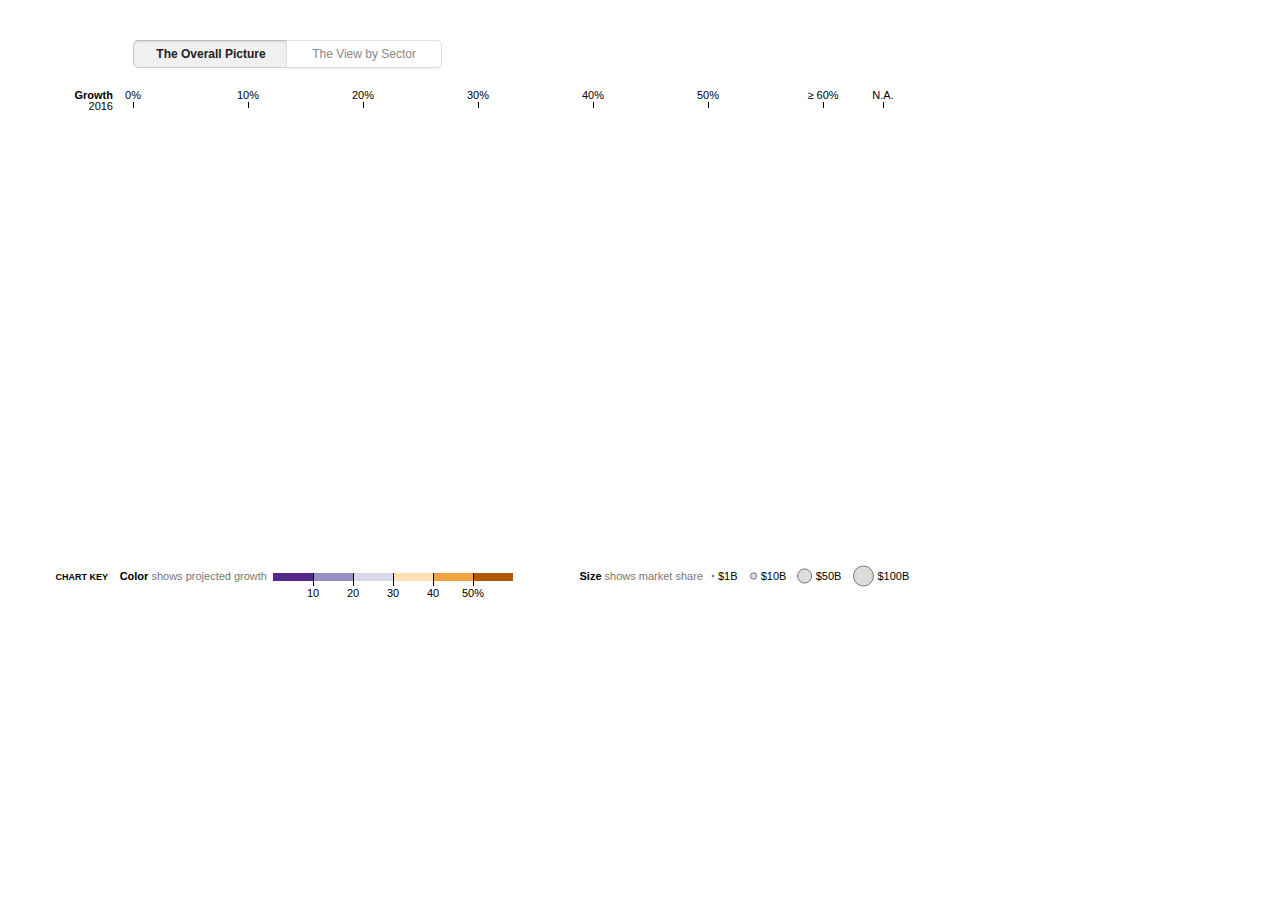
<file: bubble-curve/index.html>
<!DOCTYPE html>
<html lang="en">
<head>
<title>Interactive Bubble Curve</title>
</head>

<body>
<style>
.g-content {
  font-family: verdana;
  position: relative;
  font: 11px sans-serif;
  width: 970px;
}

.g-annotations {
  font-family: verdana;
  font-size: 12px;
  line-height: 1.2em;
  position: absolute;
  top: 350px;
}

.g-annotation {
  font-family: verdana;
  color: #555;
  position: absolute;
  width: 140px;
}

.g-annotation .g-button {
  font-family: verdana;
  background: #004276;
  color: #fff;
  font-weight: bold;
  width: 140px;
}

.g-annotation .g-button:hover {
  background: #064d84;
}

.g-annotation .g-button:active {
  background: #002e5f;
}

.g-axis {
  pointer-events: none;
}

.g-axis line {
  fill: none;
  stroke: #000;
  shape-rendering: crispEdges;
}

.g-axis path {
  display: none;
}

.g-y.g-axis text {
  font-family: verdana;
  font: bold 14px sans-serif;
}

.g-y.g-axis line {
  stroke: #ccc;
  stroke-dasharray: 1,1;
}

.g-overall {
  pointer-events: none;
}

.g-overall line {
  stroke: #000;
  stroke-width: 2px;
}

.g-overall text {
  text-anchor: middle;
}

.g-sector circle {
  fill: #ddd;
  stroke: #000;
  stroke-width: .5px;
}

.g-sector circle.g-active {
  stroke-width: 2px;
}

.g-searching .g-sector .g-match {
  stroke-width: 1px;
}

.g-searching .g-sector circle:not(.g-match) {
  fill-opacity: .2;
}

.g-voronoi {
  fill: none;
  pointer-events: all;
}

.g-buttons {
  margin: 40px 0 20px 125px;
}

.g-buttons .g-button {
  width: 13em;
  border: solid 1px #ddd;
  box-shadow: 0 1px 2px rgba(0,0,0,0.08);
}

.g-buttons .g-button:hover {
  border-color: #ccc;
  border-bottom-color: #bbb;
  box-shadow: 0 1px 2px rgba(0,0,0,.15);
  color: #666;
}

.g-button {
  background: #fff;
  border: none;
  border-radius: 3px;
  border-bottom-color: #ccc;
  color: #888;
  cursor: pointer;
  font: inherit;
  font-size: 12px;
  line-height: 18px;
  margin: 0 -1px 0 0;
  padding: 4px 8px;
  white-space: nowrap;
}

.g-buttons .g-button.g-active,
.g-buttons .g-button:active {
  background: #f0f0f0;
  border-color: #ccc;
  border-top-color: #bbb;
  box-shadow: inset 0 1px 2px rgba(0,0,0,.1);
  color: #222;
  font-weight: 600;
}

.g-buttons .g-button:first-child {
  border-radius: 5px 0 0 5px;
}

.g-buttons .g-button:last-child {
  border-radius: 0 5px 5px 0;
  margin-left: -5px;
}

.g-buttons .g-button:focus {
  z-index: 3;
}

.g-buttons .g-button.g-active {
  z-index: 2;
}

.g-search {
  float: right;
  position: relative;
  margin-right: 154px;
}

.g-search input {
  width: 240px;
  height: 26px;
  font-family: verdana;
  font: 12px sans-serif;
  padding: 0 8px;
  border: solid 1px #ccc;
  border-radius: 4px;
  box-shadow: inset 0 1px 2px rgba(0,0,0,0.08);
}

.g-search .g-search-clear {
  position: absolute;
  right: 5px;
  top: 5px;
  background: #bbb;
  border: none;
  border-radius: 9px;
  color: #fff;
  font: 10px sans-serif;
  padding: 0;
  width: 18px;
  height: 18px;
}

.g-search .g-search-clear:hover {
  background: #aaa;
}

.g-key-color path {
  display: none;
}

.g-key-color line {
  stroke: #000;
  shape-rendering: crispEdges;
}

.g-arrows {
  position: absolute;
  pointer-events: none;
  top: 0;
  height: 0;
  width: 100%;
}

.g-arrow {
  position: absolute;
  bottom: 5px;
}

.g-arrow-vertical {
  width: 0;
  border-right: solid 1px #ccc;
}

.g-arrow-horizontal {
  height: 0;
  border-top: solid 1px #ccc;
}

.g-tip {
  position: absolute;
  pointer-events: none;
}

.g-tip-shadow {
  position: absolute;
  box-shadow: 0 4px 8px rgba(0,0,0,.2);
  width: 100%;
  height: 100%;
}

.g-tip-content {
  position: absolute;
  padding: 6px;
  -webkit-box-sizing: border-box;
  -moz-box-sizing: border-box;
  box-sizing: border-box;
  width: 100%;
  height: 100%;
}

.g-tip-box {
  position: absolute;
  fill: #fff;
  stroke: #000;
  stroke-opacity: .2;
}

.g-tip-title,
.g-tip-metric-value {
  font-family: verdana;
  font-weight: bold;
}

.g-tip-title {
  margin-bottom: 4px;
  white-space: nowrap;
  text-overflow: ellipsis;
  overflow: hidden;
}

.g-tip-metric {
  clear: right;
  padding: 2px 0;
}

.g-tip-metric + .g-tip-metric {
  border-top: solid 1px #eee;
}

.g-tip-metric-value {
  float: right;
}

.g-tip-metric-name {
  color: #777;
}

.g-sector-notes {
  color: #777;
  position: absolute;
  font-family: verdana;
  font-size: 11px;
  top: 20px;
  left: 10px;
  margin-top: 65px;
  width: 240px;
}

.g-sector-note {
  position: absolute;
}

.g-annotation b,
.g-sector-note b {
  color: #222;
  cursor: default;
}

</style>

<div class="g-content">
	<div class="g-graphic">
		<div class="g-buttons">
			<button class="g-button g-active" data-view="overall">The Overall Picture</button>
			<button class="g-button" data-view="sector">The View by Sector</button>
		</div>
	</div>
</div>

<script src="./lib.js"></script>

<script>(function() {

var margin = {top: 20, right: 95, bottom: 10, left: 125},
    width = 970 - margin.left - margin.right,
    height,
    tickExtension = 20; // extend grid lines beyond scale range

var formatPercent = d3.format(".0%"),
    formatTenthPercent = d3.format(".1%"),
    formatNumber = d3.format(",.3s"),
    formatDollars = function(d) { return (d < 0 ? "-" : "") + "$" + formatNumber(Math.abs(d)).replace(/G$/, "B"); };

var nameAll = "Industries";

var x = d3.scale.linear()
    .domain([0, .6])
    .rangeRound([0, width - 60])
    .clamp(true)
    .nice();

var y = d3.scale.ordinal();

var y0 = d3.scale.ordinal()
    .domain([nameAll])
    .range([150]);

var r = d3.scale.sqrt()
    .domain([0, 1e9])
    .range([0, 1]);

var z = d3.scale.threshold()
    .domain([.1, .2, .3, .4, .5])
    .range(["#b35806", "#f1a340", "#fee0b6", "#d8daeb", "#998ec3", "#542788"].reverse());

var xAxis = d3.svg.axis()
    .scale(x)
    .orient("top")
    .ticks(5)
    .tickFormat(formatPercent);

var yAxis = d3.svg.axis()
    .scale(y)
    .orient("left")
    .tickSize(-width + 60 - tickExtension * 2, 0)
    .tickPadding(6);

var quadtree = d3.geom.quadtree()
    .x(function(d) { return d.x; })
    .y(function(d) { return d.y; });

var svg = d3.select(".g-graphic").append("svg")
    .attr("height", 420 + margin.top + margin.bottom)
    .attr("width", width + margin.left + margin.right)
  .append("g")
    .attr("transform", "translate(" + margin.left + "," + margin.top + ")");

d3.select(".g-graphic").append("svg")
    .style("margin-top", "20px")
    .attr("height", 80)
    .attr("width", width + margin.left + margin.right)
  .append("g")
    .attr("transform", "translate(" + margin.left + "," + margin.top + ")")
    .call(renderChartKey);

var gx = svg.append("g")
    .attr("class", "g-x g-axis")
    .call(xAxis);

var tickLast = gx.selectAll(".g-x .tick:last-of-type");

tickLast.select("text")
    .text(function() { return "\u2265 " + this.textContent; });

tickLast.select(function() { return this.parentNode.appendChild(this.cloneNode(true)); })
    .attr("transform", "translate(" + width + ",0)")
  .select("text")
    .text("N.A.");

var titleX = gx.append("text")
    .attr("class", "g-title")
    .attr("y", -9)
    .style("text-anchor", "end");

titleX.append("tspan")
    .attr("x", -20)
    .style("font-weight", "bold")
    .text("Growth"); //CHANGED THIS

titleX.append("tspan")
    .attr("x", -20)
    .attr("dy", "1em")
    .text("2016"); //CHANGED THIS


// HERE IS THE DATA, a TSV file served with a NY Times URL:

d3.tsv("https://static01.nyt.com/newsgraphics/2013/05/13/corporate-taxes/ee84b0191a75f5c652087293ab0efd4710e21f94/companies.tsv", type, function(error, companies) {
  var sectors = d3.nest()
      .key(function(d) { return d.sector; })
      .entries(companies);


// We will serve our own data file and point to our own URL.
// Note that when you go to the NYTimes URL for the data, it does not render a page but DOWNLOADS it.
// How do I do that? How do I make that happen for my own data file?


// Here is what the same part of the function would look like with my data file 
//  (don't have the file yet)
// Will also probably change some of the variables and attributes below.

// d3.tsv("shttp://blondev.com/mydata.json", type, function(error, companies) {
//   var sectors = d3.nest()
//       .key(function(d) { return d.sector; })
//       .entries(companies);


//the rest is as is.

  // Compute the overall rate for all data.
  var overallRate = rate(d3.sum(companies, taxes), d3.sum(companies, earnings));

  // Compute the overall rate by sector.
  sectors.forEach(function(d) {
    d.rate = rate(d3.sum(d.values, taxes), d3.sum(d.values, earnings));
  });

  // Sort sectors by ascending overall rate.
  sectors.sort(function(a, b) {
    return a.rate - b.rate;
  });

  // Compute the rate for each company.
  companies.forEach(function(d) {
    d.rate = rate(d.taxes, d.earnings);
  });

  height = 120 * sectors.length;

  y
      .domain(sectors.map(function(d) { return d.key; }))
      .rangePoints([10, height], 1);

  svg.append("g")
      .attr("class", "g-y g-axis g-y-axis-sector")
      .attr("transform", "translate(-" + tickExtension + ",0)")
      .call(yAxis.scale(y))
      .call(yAxisWrap)
      .style("stroke-opacity", 0)
      .style("fill-opacity", 0)
    .selectAll(".tick text,.tick tspan")
      .attr("x", -95)
      .style("text-anchor", "start");

  svg.append("g")
      .attr("class", "g-y g-axis g-y-axis-overall")
      .attr("transform", "translate(-" + tickExtension + ",0)")
      .call(yAxis.scale(y0))
      .call(yAxisWrap);

  var companyClip = svg.append("defs").selectAll("clipPath")
      .data(companies)
    .enter().append("clipPath")
      .attr("id", function(d, i) { return "g-clip-company-" + i; })
    .append("circle")
      .attr("cx", function(d) { return d.cx; })
      .attr("cy", function(d) { return d.cy - y0(nameAll); })
      .attr("r", function(d) { return r(d.capitalization) + 20; });

  var gVoronoi = svg.append("g")
      .attr("class", "g-voronoi")

  gVoronoi.selectAll("path")
      .data(companies)
    .enter().append("path")
      .attr("clip-path", function(d, i) { return "url(#g-clip-company-" + i + ")"; })
      .on("mouseover", mouseover)
      .on("mouseout", mouseout);

  gVoronoi.call(updateVoronoi,
      function(d) { return d.cx; },
      function(d) { return d.cy + y0(nameAll); },
      420);

  var sector = svg.append("g")
      .attr("class", "g-sector")
    .selectAll("g")
      .data(sectors)
    .enter().append("g")
      .attr("transform", function(d) { return "translate(0," + y(d.key) + ")"; });

  var sectorNote = d3.select(".g-sector-notes")
      .style("opacity", 0)
      .style("display", "none")
    .selectAll("div")
      .data(sectors)
    .enter().append("div")
      .attr("class", "g-sector-note")
      .style("top", function(d) { return y(d.key) + "px"; })
      .html(function(d) { return sectorNoteByName[d.key]; });

  var sectorCompany = sector.append("g")
      .attr("class", "g-sector-company")
    .selectAll("circle")
      .data(function(d) { return d.values; })
    .enter().append("circle")
      .attr("cx", function(d) { return d.cx; })
      .attr("cy", function(d) { return d.cy - y(d.sector) + y0(nameAll); })
      .attr("r", function(d) { return r(d.capitalization); })
      .style("fill", function(d) { return isNaN(d.rate) ? null : z(d.rate); })
      .on("mouseover", mouseover)
      .on("mouseout", mouseout);

  var sectorOverall = sector.append("g")
      .attr("class", "g-overall")
      .attr("transform", function(d) { return "translate(" + x(d.rate) + "," + (y0(nameAll) - y(d.key)) + ")"; })
      .style("stroke-opacity", 0)
      .style("fill-opacity", 0);

  sectorOverall.append("line")
      .attr("y1", -100)
      .attr("y2", +127);

  var sectorOverallText = sectorOverall.append("text")
      .attr("y", -106);

  sectorOverallText.append("tspan")
      .attr("x", 0)
      .text(function(d) { return formatPercent(d.rate); });

  sectorOverallText.filter(function(d, i) { return !i; }).append("tspan")
      .attr("x", 0)
      .attr("dy", "-11")
      .style("font-size", "8px")
      .text("OVERALL");

  var overall = svg.append("g")
      .attr("class", "g-overall g-overall-all")
      .attr("transform", "translate(" + x(overallRate) + "," + y0(nameAll) + ")");

  overall.append("line")
      .attr("y1", -100)
      .attr("y2", +127);

  var overallText = overall.append("text")
      .attr("y", -106)
      .style("font-weight", "bold");

  overallText.append("tspan")
      .attr("x", 0)
      .style("font-size", "13px")
      .text(formatTenthPercent(overallRate));

  overallText.append("tspan")
      .attr("x", 0)
      .attr("dy", "-14")
      .style("font-size", "8px")
      .text("OVERALL");

  var currentView = "overall";

  d3.selectAll(".g-content button[data-view]")
      .datum(function(d) { return this.getAttribute("data-view"); })
      .on("click", transitionView);

  var searchInput = d3.select(".g-search input")
      .on("keyup", keyuped);

  var searchClear = d3.select(".g-search .g-search-clear")
      .on("click", function() {
        searchInput.property("value", "").node().blur();
        search();
      });

  var tip = d3.select(".g-tip");

  var tipMetric = tip.selectAll(".g-tip-metric")
      .datum(function() { return this.getAttribute("data-name"); });

  d3.selectAll(".g-annotations b,.g-sector-notes b")
      .datum(function() { return new RegExp("\\b" + d3.requote(this.textContent), "i"); })
      .on("mouseover", mouseoverAnnotation)
      .on("mouseout", mouseout);

  function keyuped() {
    if (d3.event.keyCode === 27) {
      this.value = "";
      this.blur();
    }
    search(this.value.trim());
  }

  function search(value) {
    if (value) {
      var re = new RegExp("\\b" + d3.requote(value), "i");
      svg.classed("g-searching", true);
      sectorCompany.classed("g-match", function(d) { return re.test(d.name) || re.test(d.sector) || (d.symbol && re.test(d.symbol)) || (d.alias && re.test(d.alias)); });
      var matches = d3.selectAll(".g-match");
      if (matches[0].length === 1) mouseover(matches.datum());
      else mouseout();
      searchClear.style("display", null);
    } else {
      mouseout();
      svg.classed("g-searching", false);
      sectorCompany.classed("g-match", false);
      searchClear.style("display", "none");
    }
  }

  function transitionView(view) {
    if (currentView === view) view = view === "overall" ? "sector" : "overall";
    d3.selectAll(".g-buttons button[data-view]").classed("g-active", function(v) { return v === view; })
    switch (currentView = view) {
      case "overall": return void transitionOverall();
      case "sector": return void transitionSector();
    }
  }

  function transitionOverall() {
    gVoronoi.style("display", "none");

    var transition = d3.transition()
        .duration(750);

    transition.select("svg")
        .delay(720)
        .attr("height", 420 + margin.top + margin.bottom)
        .each("end", function() {
          gVoronoi.call(updateVoronoi,
            function(d) { return d.cx; },
            function(d) { return d.cy + y0(nameAll); },
            420);
        });

    transition.select(".g-annotations-overall")
        .each("start", function() { this.style.display = "block"; })
        .style("opacity", 1);

    transition.select(".g-sector-notes")
        .style("opacity", 0)
        .each("end", function() { this.style.display = "none"; });

    transition.selectAll(".g-y-axis-sector")
        .style("stroke-opacity", 0)
        .style("fill-opacity", 0);

    transition.selectAll(".g-y-axis-overall")
        .style("stroke-opacity", 1)
        .style("fill-opacity", 1);

    var transitionOverall = transition.select(".g-overall-all")
        .delay(x(overallRate))
        .style("stroke-opacity", 1)
        .style("fill-opacity", 1);

    transitionOverall.select("line")
        .attr("y2", +127);

    transitionOverall.select("text")
        .attr("y", -106);

    var transitionSectorOverall = transition.selectAll(".g-sector .g-overall")
        .delay(function(d) { return x(d.rate); })
        .attr("transform", function(d) { return "translate(" + x(d.rate) + "," + (y0(nameAll) - y(d.key)) + ")"; })
        .style("stroke-opacity", 0)
        .style("fill-opacity", 0);

    transitionSectorOverall.select("line")
        .attr("y1", -100)
        .attr("y2", +127);

    transitionSectorOverall.select("text")
        .attr("y", -106);

    transition.selectAll(".g-sector-company circle")
        .delay(function(d) { return d.cx; })
        .attr("cx", function(d) { return d.cx; })
        .attr("cy", function(d) { return d.cy - y(d.sector) + y0(nameAll); });
  }

  function transitionSector() {
    gVoronoi.style("display", "none");

    var transition = d3.transition()
        .duration(750);

    transition.select("svg")
        .attr("height", height + margin.top + margin.bottom)
      .transition()
        .delay(720)
        .each("end", function() {
          gVoronoi.call(updateVoronoi,
            function(d) { return d.x; },
            function(d) { return y(d.sector) + d.y; },
            height);
        });

    transition.select(".g-annotations-overall")
        .style("opacity", 0)
        .each("end", function() { this.style.display = "none"; });

    transition.select(".g-sector-notes")
        .delay(250)
        .each("start", function() { this.style.display = "block"; })
        .style("opacity", 1);

    transition.selectAll(".g-y-axis-sector,.g-sector-note")
        .delay(250)
        .style("stroke-opacity", 1)
        .style("fill-opacity", 1);

    transition.selectAll(".g-y-axis-overall")
        .style("stroke-opacity", 0)
        .style("fill-opacity", 0);

    var transitionOverall = transition.select(".g-overall-all")
        .delay(x(overallRate))
        .style("stroke-opacity", 0)
        .style("fill-opacity", 0);

    transitionOverall.select("line")
        .attr("y2", height - y0(nameAll));

    var transitionSectorOverall = transition.selectAll(".g-sector .g-overall")
        .delay(function(d) { return x(d.rate); })
        .attr("transform", function(d) { return "translate(" + x(d.rate) + ",0)"; })
        .style("stroke-opacity", 1)
        .style("fill-opacity", 1);

    transitionSectorOverall.select("line")
        .attr("y1", -25)
        .attr("y2", +25);

    transitionSectorOverall.select("text")
        .attr("y", -31);

    transition.selectAll(".g-sector-company circle")
        .delay(function(d) { return d.x; })
        .attr("cx", function(d) { return d.x; })
        .attr("cy", function(d) { return d.y; });
  }

  function updateVoronoi(gVoronoi, x, y, height) {
    companyClip
        .attr("cx", x)
        .attr("cy", y);

    gVoronoi
        .style("display", null)
      .selectAll("path")
        .data(d3.geom.voronoi().x(x).y(y)(companies))
        .attr("d", function(d) { return "M" + d.join("L") + "Z"; })
        .datum(function(d) { return d.point; });
  }

  function mouseoverAnnotation(re) {
    var matches = sectorCompany.filter(function(d) { return re.test(d.name) || re.test(d.alias); }).classed("g-active", true);
    if (d3.sum(matches, function(d) { return d.length; }) === 1) mouseover(matches.datum());
    else tip.style("display", "none");
  }

  function mouseover(d) {
    sectorCompany.filter(function(c) { return c === d; }).classed("g-active", true);

    var dx, dy;
    if (currentView === "overall") dx = d.cx, dy = d.cy + y0(nameAll);
    else dx = d.x, dy = d.y + y(d.sector);
    dy -= 19, dx += 50; // margin fudge factors

    tip.style("display", null)
        .style("top", (dy - r(d.capitalization)) + "px")
        .style("left", dx + "px");

    tip.select(".g-tip-title")
        .text(d.alias || d.name);

    tipMetric.select(".g-tip-metric-value").text(function(name) {
      switch (name) {
        case "rate": return isNaN(d.rate) ? "N.A." : formatPercent(d.rate);
        case "taxes": return formatDollars(d.taxes);
        case "earnings": return formatDollars(d.earnings);
      }
    });
  }

  function mouseout() {
    tip.style("display", "none");
    sectorCompany.filter(".g-active").classed("g-active", false);
  }
});

function renderChartKey(g) {
  var formatPercent = d3.format(".0%"),
      formatNumber = d3.format(".0f");

  // A position encoding for the key only.
  var x = d3.scale.linear()
      .domain([0, .6])
      .range([0, 240]);

  var xAxis = d3.svg.axis()
      .scale(x)
      .orient("bottom")
      .tickSize(13)
      .tickValues(z.domain())
      .tickFormat(function(d) { return d === .5 ? formatPercent(d) : formatNumber(100 * d); });

  g.append("text")
      .attr("x", -25)
      .style("text-anchor", "end")
      .style("font", "bold 9px sans-serif")
      .text("CHART KEY");

  var gColor = g.append("g")
      .attr("class", "g-key-color")
      .attr("transform", "translate(140,-7)");

  gColor.selectAll("rect")
      .data(z.range().map(function(d, i) {
        return {
          x0: i ? x(z.domain()[i - 1]) : x.range()[0],
          x1: i < 4 ? x(z.domain()[i]) : x.range()[1],
          z: d
        };
      }))
    .enter().append("rect")
      .attr("height", 8)
      .attr("x", function(d) { return d.x0; })
      .attr("width", function(d) { return d.x1 - d.x0; })
      .style("fill", function(d) { return d.z; });

  gColor.call(xAxis);

  var gColorText = g.append("text")
      .attr("x", 140 - 6)
      .style("text-anchor", "end");

  gColorText.append("tspan")
      .style("font-weight", "bold")
      .text("Color");

  gColorText.append("tspan")
      .style("fill", "#777")
      .text(" shows projected growth");

  var gSize = g.append("g")
      .attr("class", "g-key-size")
      .attr("transform", "translate(580,-7)");

  var gSizeInstance = gSize.selectAll("g")
      .data([1e9, 10e9, 50e9, 100e9])
    .enter().append("g")
      .attr("class", "g-sector");

  gSizeInstance.append("circle")
      .attr("r", r);

  gSizeInstance.append("text")
      .attr("x", function(d) { return r(d) + 4; })
      .attr("dy", ".35em")
      .text(function(d) { return "$" + Math.round(d / 1e9) + "B"; });

  var gSizeX = 0;

  gSizeInstance.attr("transform", function() {
    var t = "translate(" + gSizeX + ",3)";
    gSizeX += this.getBBox().width + 15;
    return t;
  });

  var gSizeText = g.append("text")
      .attr("x", 580 - 10)
      .style("text-anchor", "end");

  gSizeText.append("tspan")
      .style("font-weight", "bold")
      .text("Size");

  gSizeText.append("tspan")
      .style("fill", "#777")
      .text(" shows market share");
}

function yAxisWrap(g) {
  g.selectAll(".tick text")
    .filter(function(d) { return /[ ]/.test(d) && this.getComputedTextLength() > margin.left - tickExtension - 10; })
      .attr("dy", null)
      .each(function(d) {
        d3.select(this).text(null).selectAll("tspan")
            .data(d.split(" "))
          .enter().append("tspan")
            .attr("x", this.getAttribute("x"))
            .attr("dy", function(d, i) { return (i * 1.35 - .35) + "em"; })
            .text(function(d) { return d; });
      });
}

function taxes(d) {
  return d.taxes;
}

function earnings(d) {
  return d.earnings;
}

function rate(taxes, earnings) {
  return earnings <= 0 ? NaN : taxes / earnings;
}

function type(d) {
  d.x = +d.x;
  d.y = +d.y;
  d.cx = +d.cx;
  d.cy = +d.cy;
  d.taxes *= 1e6;
  d.earnings *= 1e6;
  d.capitalization *= 1e6;
  return d;
}

var sectorNoteByName = {
  "Utilities": "Can we change this text?",
  "Information technology": "Yes, this is the value of a key-value pair.",
  "Industrials": "Inside a JSON object.",
  "Telecom": "But we cannot change the keys.",
  "Health care": "This key to this value is 'Health Care'.",
  "Pharma": "These keys have to be changed in the data.",
  "Consumer products": "In the tsv file.",
  "Materials": "As well as here.",
  "Financials": "How to do this...",
  "Retailers": "Once we switch out the data.",
  "Energy": "We should be able to come back here.",
  "Insurance": "And annotate these sectors."
};

})();
</script>
</body>
</html>
</file>
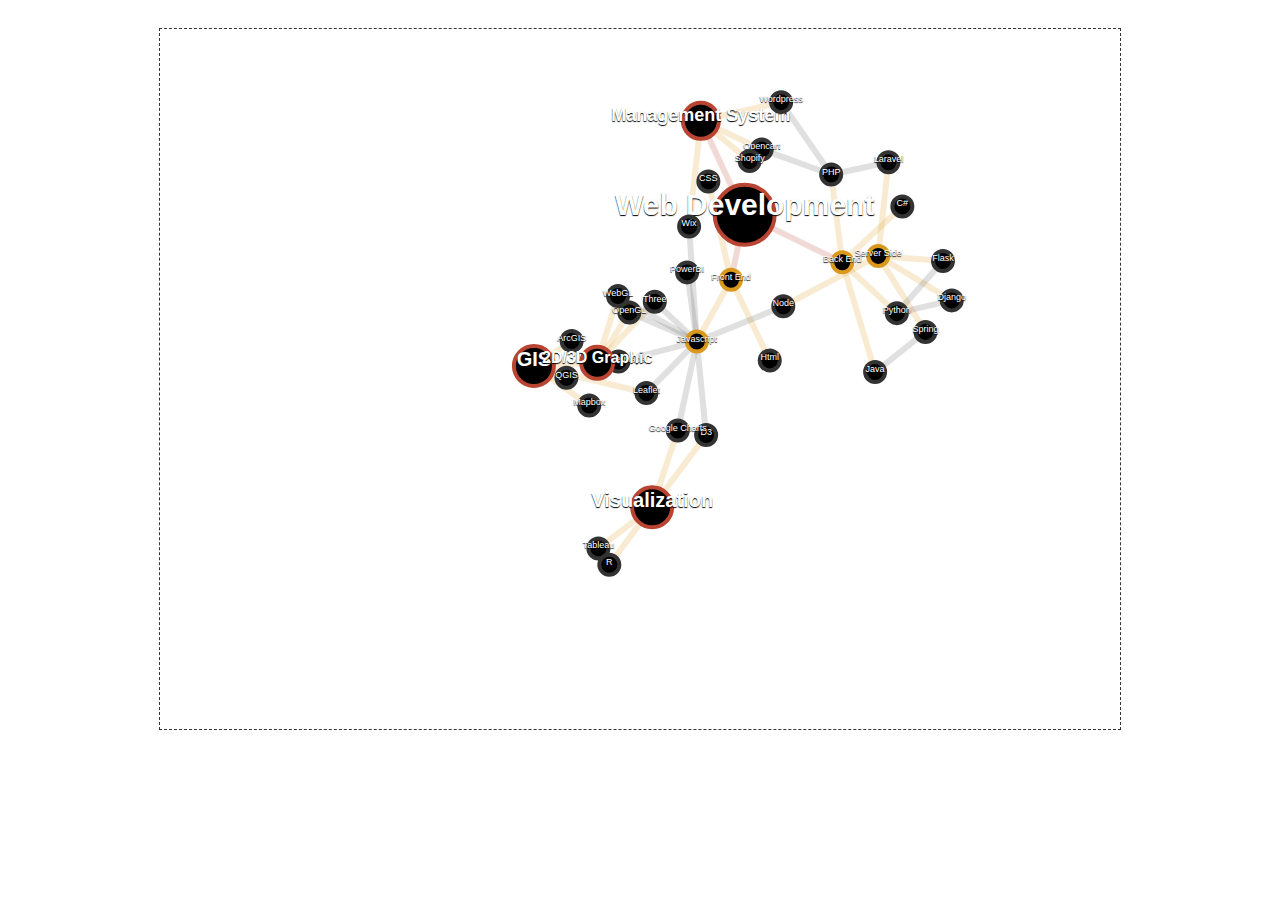
<file: force-directed-bubble/index.html>
<html>
  <head>
    <title>D3 DiGraph Test</title>
    <script type="text/javascript" src="d3.js"></script>
    <script type="text/javascript" src="d3.geom.js"></script>
    <script type="text/javascript" src="d3.layout.js"></script>
    <style type="text/css">
	
	body { 
		padding-top:20px;
		background:url('http://graus.nu/blog/wp-content/themes/graus2/concrete2.png') fixed;
		font-family:helvetica,arial;
		text-shadow:#000 0px 1px 1px;
		}
	node { 
		stroke-width: 1.5px;
		}
	.graph {
		margin:0 auto;
		width:960px;
		color:#FFF;
		border: 1px dashed #333;
		fill: #000;
		}		
	line {
		stroke: #666;
		}
	.text {
		text-align:justify;	
		width:940px;
		height:140px;
		margin: 0 auto;
		color:#FFF;
		font-size:14px;
		line-height:20px;
		}
		
	.text a {
		color:orange;
		text-decoration:none;
		}
	.text a:hover {
		color:red;
		}

    </style>
  </head>
  
  <body>
	<div class="graph"></div>
	
<script type="text/javascript">
	var json = {
		"directed": true, 
		"graph": [], 
		"nodes": [
			{"color": "#b94431", "size": 10, "id": "Web Development"}, 
				{"color": "#da991c", "id": "Front End"}, 
				{"color": "#333333", "id": "CSS"}, 
				{"color": "#333333", "id": "Html"}, 
				{"color": "#da991c", "id": "Javascript"},
				
				{"color": "#da991c", "id": "Back End"}, 
				{"color": "#333333", "id": "PHP"},
				{"color": "#333333", "id": "Python"},
				{"color": "#333333", "id": "Java"},
				{"color": "#333333", "id": "C#"},
				
				{"color": "#da991c", "id": "Server Side"}, 
				{"color": "#333333", "id": "Node"},
				{"color": "#333333", "id": "Spring"},
				{"color": "#333333", "id": "Django"},
				{"color": "#333333", "id": "Flask"},
				{"color": "#333333", "id": "Laravel"},
				
			{"color": "#b94431", "id": "Management System", "size": 4}, 
				{"color": "#333333", "id": "Wordpress"},
				{"color": "#333333", "id": "Opencart"},
				{"color": "#333333", "id": "Wix"},
				{"color": "#333333", "id": "Shopify"},
			
			{"color": "#b94431", "size": 5, "id": "GIS"}, 
				{"color": "#333333", "id": "Google Maps"},
				{"color": "#333333", "id": "Mapbox"},
				{"color": "#333333", "id": "Leaflet"},
				{"color": "#333333", "id": "QGIS"},
				{"color": "#333333", "id": "ArcGIS"},

			{"color": "#b94431", "id": "2D/3D Graphic", "size": 3}, 
				{"color": "#333333", "id": "OpenGL"},
				{"color": "#333333", "id": "WebGL"},
				{"color": "#333333", "id": "Three"},

			{"color": "#b94431", "id": "Visualization", "size": 5}, 
				{"color": "#333333", "id": "D3"},
				{"color": "#333333", "id": "Tableau"},
				{"color": "#333333", "id": "R"},
				{"color": "#333333", "id": "Google Charts"},
				{"color": "#333333", "id": "PowerBI"},
		], 
		"links": [
{"color": "#b94431", "source": 0, "target": 1}, 
{"color": "#b94431", "source": 0, "target": 5}, 
{"color": "#b94431", "source": 0, "target": 16},
{"color": "#da991c", "source": 1, "target": 2}, 
{"color": "#da991c", "source": 1, "target": 3}, 
{"color": "#da991c", "source": 1, "target": 4}, 
{"color": "#da991c", "source": 5, "target": 6}, 
{"color": "#da991c", "source": 5, "target": 7}, 
{"color": "#da991c", "source": 5, "target": 8}, 
{"color": "#da991c", "source": 5, "target": 9}, 
{"color": "#da991c", "source": 10, "target": 11}, 
{"color": "#da991c", "source": 10, "target": 12}, 
{"color": "#da991c", "source": 10, "target": 13}, 
{"color": "#da991c", "source": 10, "target": 14}, 
{"color": "#da991c", "source": 10, "target": 15}, 
{"color": "#da991c", "source": 16, "target": 17}, 
{"color": "#da991c", "source": 16, "target": 18}, 
{"color": "#da991c", "source": 16, "target": 19}, 
{"color": "#da991c", "source": 16, "target": 20}, 
{"color": "#da991c", "source": 21, "target": 22}, 
{"color": "#da991c", "source": 21, "target": 23}, 
{"color": "#da991c", "source": 21, "target": 24}, 
{"color": "#da991c", "source": 21, "target": 25}, 
{"color": "#da991c", "source": 21, "target": 26}, 
{"color": "#da991c", "source": 27, "target": 28}, 
{"color": "#da991c", "source": 27, "target": 29}, 
{"color": "#da991c", "source": 27, "target": 30}, 
{"color": "#da991c", "source": 31, "target": 32}, 
{"color": "#da991c", "source": 31, "target": 33}, 
{"color": "#da991c", "source": 31, "target": 34}, 
{"color": "#da991c", "source": 31, "target": 35}, 
{"source": 6, "target": 15}, 
{"source": 6, "target": 17}, 
{"source": 6, "target": 18}, 
{"source": 4, "target": 11}, 
{"source": 4, "target": 19}, 
{"source": 4, "target": 22}, 
{"source": 4, "target": 24}, 
{"source": 4, "target": 32}, 
{"source": 4, "target": 35}, 
{"source": 4, "target": 36}, 
{"source": 4, "target": 28}, 
{"source": 4, "target": 29}, 
{"source": 4, "target": 30}, 
{"source": 7, "target": 14}, 
{"source": 7, "target": 13}, 
{"source": 8, "target": 12}, 		], 
		"multigraph": false
	};
	var w = 960,
	h = 700,
	r = 10;

var vis = d3.select(".graph")
	.append("svg:svg")
	.attr("width", w)
	.attr("height", h)
	.attr("pointer-events", "all")
	.append('svg:g')
	.call(d3.behavior.zoom().on("zoom", redraw))
	.append('svg:g');

vis.append('svg:rect')
    .attr('width', w)
    .attr('height', h)
    .attr('fill', 'rgba(1,1,1,0)')

function redraw() {
	vis.attr("transform","translate(" + d3.event.translate + ")" + " scale(" + d3.event.scale + ")"); }	
	
	var force = d3.layout.force()
		.gravity(.05)
		.charge(-200)
		
		.linkDistance( 60 )
		.size([w, h]);
	
	var svg = d3.select(".text").append("svg")
		.attr("width", w)
		.attr("height", h);
		
		var link = vis.selectAll("line")
			.data(json.links)
			.enter().append("line")
			.attr("stroke-opacity", function(d) { if(d.label == 'is a') { return '0.8';} else{ return '0.2'; }; })
			.attr("stroke-width","6")
			.style("stroke", function(d) { if(d.color !== null) { return d.color;}; })
			.on("mouseover", function(){d3.select(this).style("stroke", "#999999").attr("stroke-opacity", "1.0");})
			.on("mouseout", function(){d3.select(this).style("stroke", function(d) { if(d.color !== null) { return d.color;}; }).attr("stroke-opacity", function(d) { if(d.label == 'is a') { return '0.8';} else { return '0.2'; };}) });

			link.append("title")
				.text(function(d) { return d.label } );			

		var node = vis.selectAll("g.node")
			.data(json.nodes)
			.enter().append("svg:g")
			.attr("class","node")
			.call(force.drag);
			
			node.append("svg:circle")
				.attr("r", function(d) {
				if (d.size > 0) 
				{ return 10+(d.size*2); } 
				else
				{ return 10; }} )
				.style("fill", function(d) { if(d.style == 'filled') { return d.color;}; })
				.style("stroke", function(d) { if(d.style !== 'filled') { return d.color;}; })
				.style("stroke-width", "4")
				.on("mouseover", function(){d3.select(this).style("fill", "#999");})
				.on("mouseout", function(d) {
					if (d.style == 'filled') { d3.select(this).style("fill",d.color); }
					else {
					d3.select(this).style("stroke",d.color);
					d3.select(this).style("fill","black");
					} } );
				
			node.append("svg:text")
				.attr("text-anchor", "middle") 
				.attr("fill","white")
				.style("pointer-events", "none")
				.attr("font-size", function(d) { if (d.color == '#b94431') { return 10+(d.size*2) + 'px'; } else { return "9px"; } } )
				.attr("font-weight", function(d) { if (d.color == '#b94431') { return "bold"; } else { return "100"; } } )
				.text( function(d) { if (d.color == '#b94431') { return d.id;} else { return d.id;} } ) ;
				
			node.append("title")
				.text(function(d) { return d.URI } );

		force
			.nodes(json.nodes)
			.links(json.links)
			.on("tick", tick)
			.start();
			
  function tick() {
    node.attr("cx", function(d) { return d.x; })
        .attr("cy", function(d) { return d.y; })
		.attr("transform", function(d) { return "translate(" + d.x + "," + d.y + ")";});

    link.attr("x1", function(d) { return d.source.x; })
        .attr("y1", function(d) { return d.source.y; })
        .attr("x2", function(d) { return d.target.x; })
        .attr("y2", function(d) { return d.target.y; });
  }
</script>
</body>
</html>
</file>
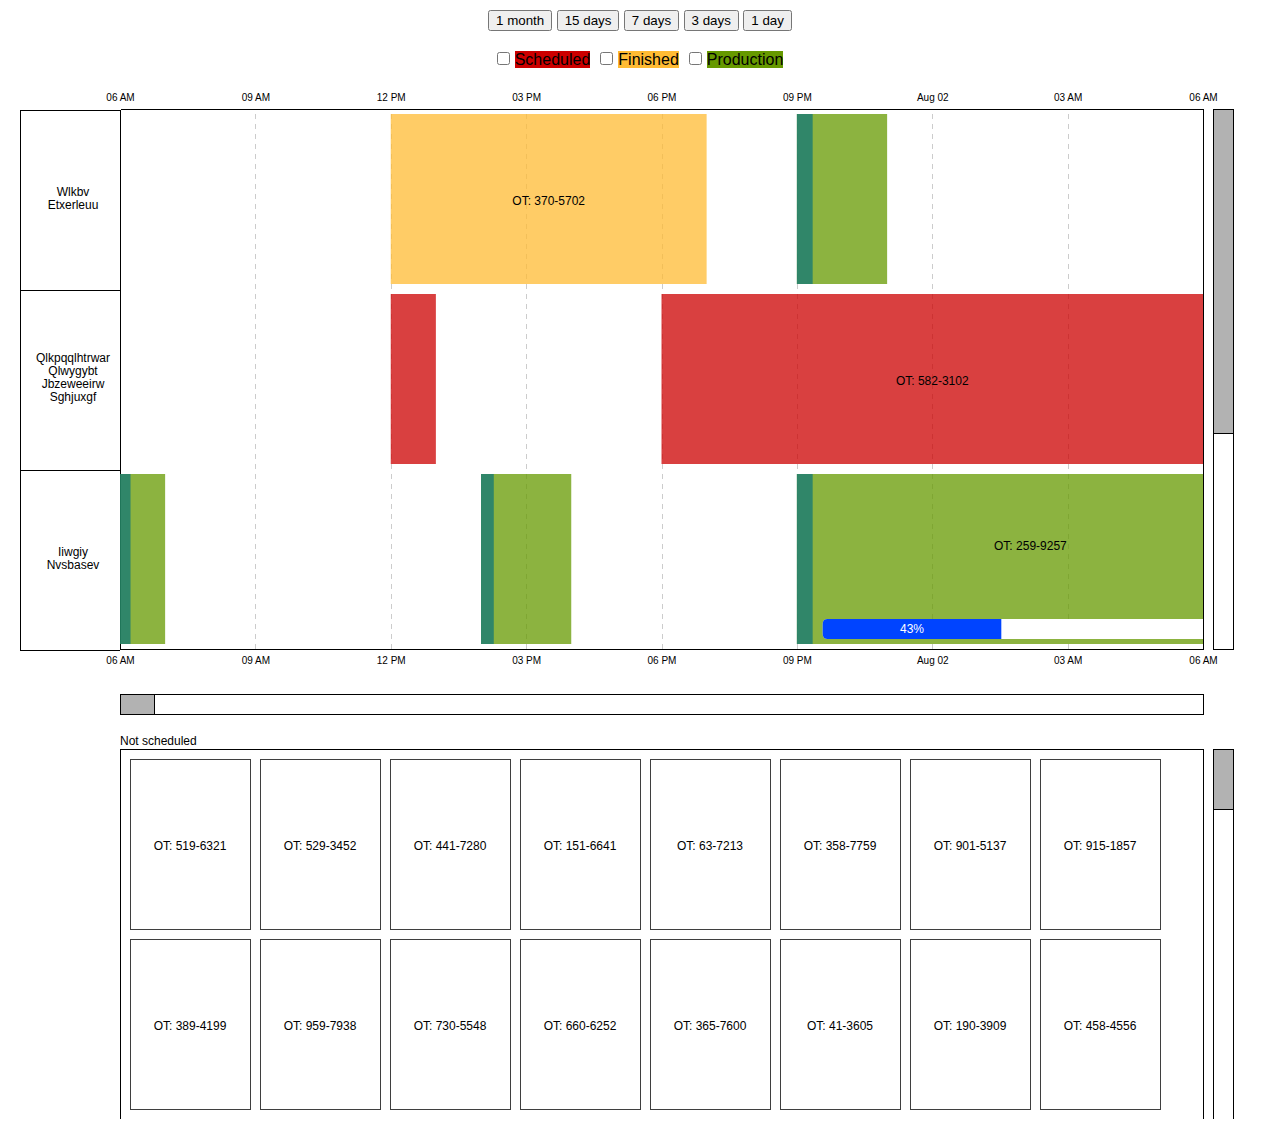
<file: gantt-draggable/index.html>
<!DOCTYPE html>

<head>
  <meta charset="utf-8">
  <meta name="viewport" content="width=device-width, initial-scale=1.0">
  <link rel="stylesheet" href="style.css" type="text/css" charset="utf-8">
  <title>Draggable, scrollable and filterable Gantt Chart</title>
</head>

<body>
<div class="btn-group">
  <button type="button" onclick="changeTimeDomain(31)">1 month</button>
  <button type="button" onclick="changeTimeDomain(15)">15 days</button>
  <button type="button" onclick="changeTimeDomain(7)">7 days</button>
  <button type="button" onclick="changeTimeDomain(3)">3 days</button>
  <button type="button" onclick="changeTimeDomain(1)">1 day</button>
</div>
  <!-- load the d3.js library -->
  <script src="d3.v5.min.js"></script>
  <script src="d3.tip.js"></script>
  <script src="script.js"></script>
</body>
</file>
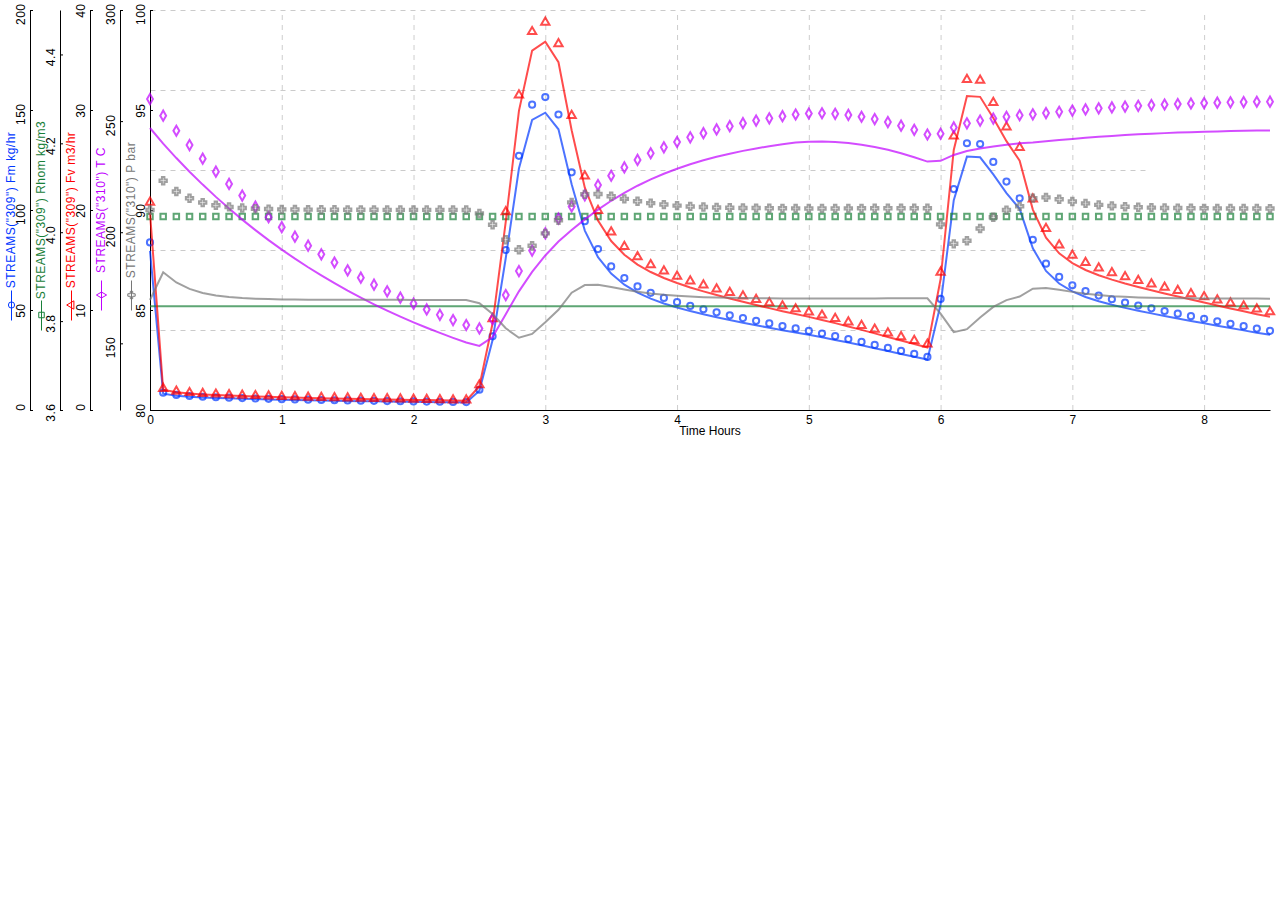
<file: multi-axes-chart/index.html>
<!DOCTYPE html>
<meta charset="utf-8">
<meta name="viewport" content="width=device-width, initial-scale=1.0">
<link rel="stylesheet" href="style.css" type="text/css" charset="utf-8">

<body>

  <div id="container"></div>

  <!-- load the d3.js library -->
  <script src="d3.v5.min.js"></script>
  <script src="script.js"></script>
</body>
</file>
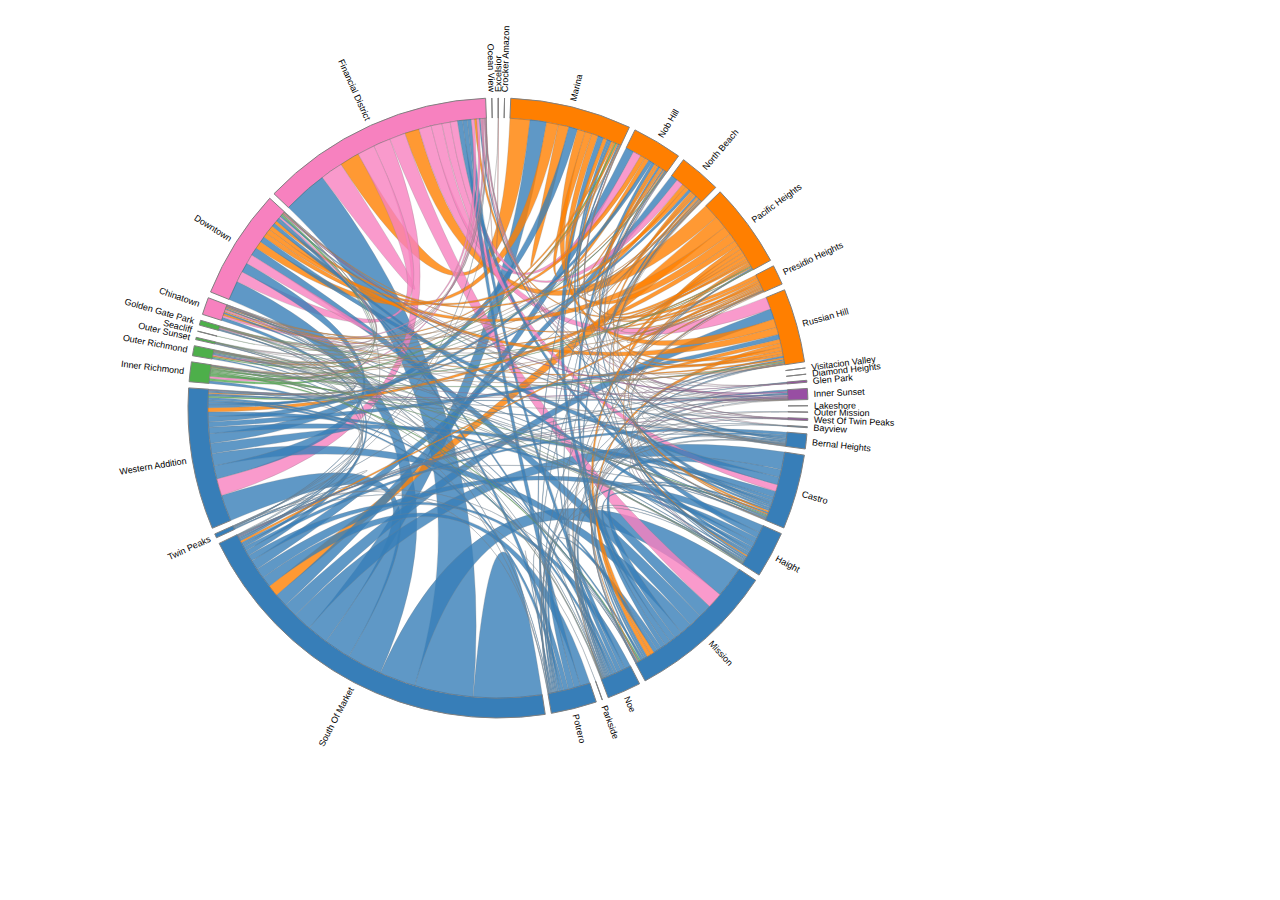
<file: sghall-chord/index.html>
<!DOCTYPE html>
<html>
  <head>
    <meta charset="utf-8">
    <meta name="viewport" content="width=device-width, initial-scale=1">
    <style>
      #tooltip {
        color: white;
        opacity: .9;
        background: #333;
        padding: 5px;
        border: 1px solid lightgrey;
        border-radius: 5px;
        position: absolute;
        z-index: 10;
        visibility: hidden;
        white-space: nowrap;
        pointer-events: none;
      }
      #circle circle {
        fill: none;
        pointer-events: all;
      }
      path.group {
        fill-opacity: .8;
      }
      path.chord {
        fill-opacity: .8;
        stroke: #000;
        stroke-width: .25px;
      }
      #circle:hover path.fade {
        display: none;
      }
    </style>
  </head>
  <body>
    <div id="tooltip"></div>
    <script src="lib/d3.js"></script>
    <script src="lib/queue.js"></script>
    <script src="lib/underscore.js"></script>
    <script src="js/mapper.js"></script>
    <script>
      //*******************************************************************
      //  CREATE MATRIX AND MAP
      //*******************************************************************
      queue()
        .defer(d3.json, 'data/uber-matrix.json')
        .defer(d3.csv, 'data/uber-cities.csv')
        .await(function(err, matrix, mmap) { 
          if (err) console.log(err);
          _.each(mmap, function (d, i) { d.id=i; d.data=d.color })
          drawChords(matrix, mmap);
        });
      //*******************************************************************
      //  DRAW THE CHORD DIAGRAM
      //*******************************************************************
      function drawChords (matrix, mmap) {
        var w = 980, h = 800, r1 = h / 2, r0 = r1 - 110;

        var chord = d3.layout.chord()
            .padding(.02)
            .sortSubgroups(d3.descending)
            .sortChords(d3.descending);

        var arc = d3.svg.arc()
            .innerRadius(r0)
            .outerRadius(r0 + 20);

        var svg = d3.select("body").append("svg:svg")
            .attr("width", w)
            .attr("height", h)
          .append("svg:g")
            .attr("id", "circle")
            .attr("transform", "translate(" + w / 2 + "," + h / 2 + ")");

            svg.append("circle")
                .attr("r", r0 + 20);

        var rdr = chordRdr(matrix, mmap);
        chord.matrix(matrix);

        var g = svg.selectAll("g.group")
            .data(chord.groups())
          .enter().append("svg:g")
            .attr("class", "group")
            .on("mouseover", mouseover)
            .on("mouseout", function (d) { d3.select("#tooltip").style("visibility", "hidden") });

        g.append("svg:path")
            .style("stroke", "grey")
            .style("fill", function(d) { return rdr(d).gdata; })
            .attr("d", arc);

        g.append("svg:text")
            .each(function(d) { d.angle = (d.startAngle + d.endAngle) / 2; })
            .attr("dy", ".35em")
            .style("font-family", "helvetica, arial, sans-serif")
            .style("font-size", "9px")
            .attr("text-anchor", function(d) { return d.angle > Math.PI ? "end" : null; })
            .attr("transform", function(d) {
              return "rotate(" + (d.angle * 180 / Math.PI - 90) + ")"
                  + "translate(" + (r0 + 26) + ")"
                  + (d.angle > Math.PI ? "rotate(180)" : "");
            })
            .text(function(d) { return rdr(d).gname; });

          var chordPaths = svg.selectAll("path.chord")
                .data(chord.chords())
              .enter().append("svg:path")
                .attr("class", "chord")
                .style("stroke", "grey")
                .style("fill", function(d) { return _.where(mmap, {id: d.source.index })[0].data;; })
                .attr("d", d3.svg.chord().radius(r0))
                .on("mouseover", function (d) {
                  d3.select("#tooltip")
                    .style("visibility", "visible")
                    .html(chordTip(rdr(d)))
                    .style("top", function () { return (d3.event.pageY - 100)+"px"})
                    .style("left", function () { return (d3.event.pageX - 100)+"px";})
                })
                .on("mouseout", function (d) { d3.select("#tooltip").style("visibility", "hidden") });

          function chordTip (d) {
            var p = d3.format(".1%"), q = d3.format(",.2r")
            return "Chord Info:<br/>"
              +  d.sname + " → " + d.tname
              + ": " + p(d.svalue) + "<br/>"
              + d.tname + " → " + d.sname
              + ": " + p(d.tvalue) + "<br/>";
          }

          function groupTip (d) {
            var p = d3.format(".1%"), q = d3.format(",.2r")
            return "Group Info:<br/>"
                + d.gname + " : " + p(d.gvalue) + "<br/>";
            }

          function mouseover(d, i) {
            d3.select("#tooltip")
              .style("visibility", "visible")
              .html(groupTip(rdr(d)))
              .style("top", function () { return (d3.event.pageY - 80)+"px"})
              .style("left", function () { return (d3.event.pageX - 130)+"px";})

            chordPaths.classed("fade", function(p) {
              return p.source.index != i
                  && p.target.index != i;
            });
          }
      }
    </script>
  </body>
</html>
</file>
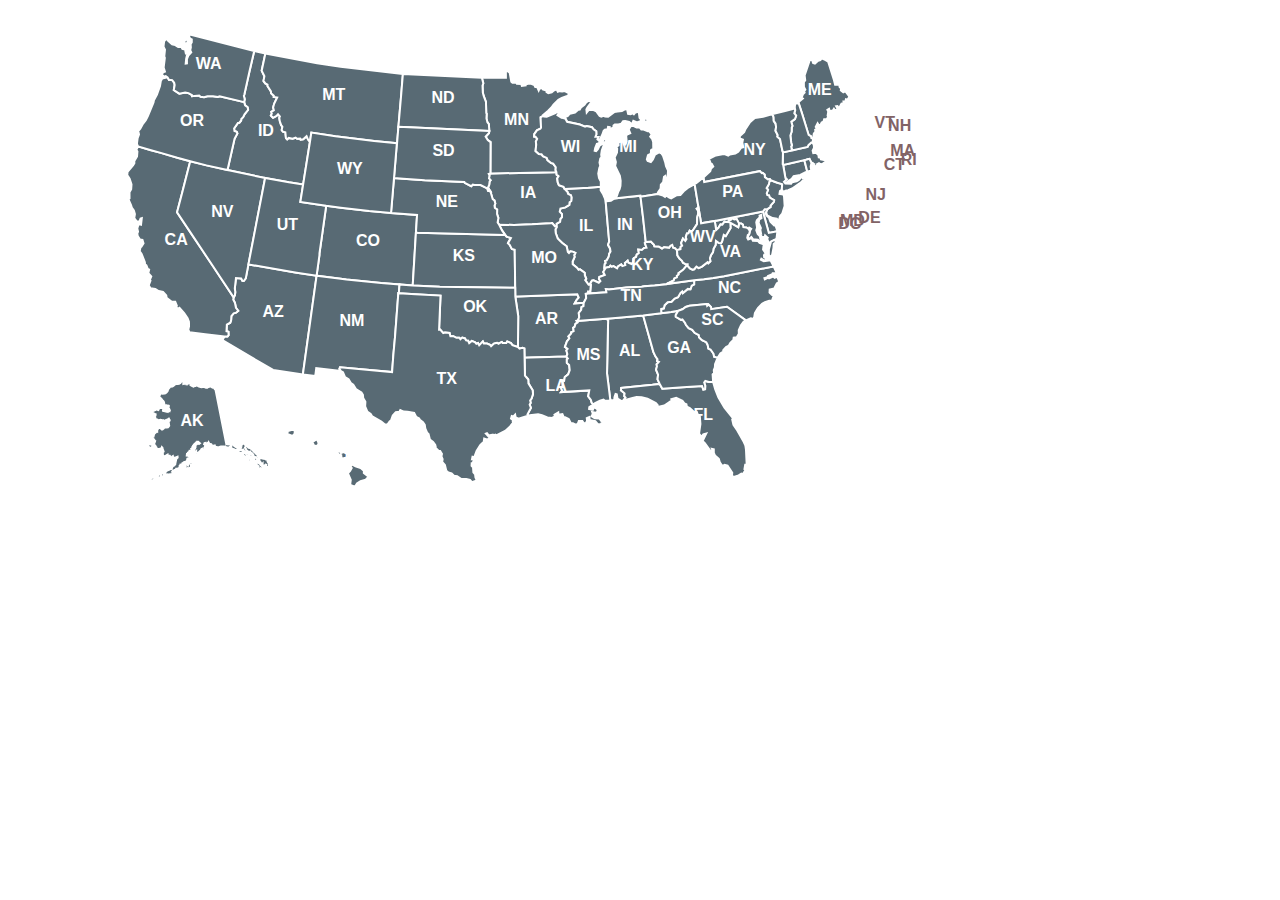
<file: us-states-map/index.html>
<!DOCTYPE html>
<html lang="en">
    <head>
        <meta charset="utf-8">
        <script src="d3.v3.min.js"></script>
        <style type="text/css">

            /* On mouse hover, lighten state color */
            path:hover {
                fill-opacity: .5;
            }

            path.active {
                fill: #1081bf !important;
            }
            /* Style for Custom Tooltip */
            div.tooltip {   
                position: absolute;           
                text-align: center;           
                width: 60px;                  
                height: 28px;                 
                padding: 2px;             
                font: 12px sans-serif;        
                background: white;   
                border: 0px;      
                border-radius: 8px;           
                pointer-events: none;         
            }

            /* Legend Font Style */
            body {
                font: 11px sans-serif;
            }

            /* Legend Position Style */
            .legend {
                position:absolute;
                left:800px;
                top:350px;
            }

            text {
                cursor: pointer;
            }
        </style>
    </head>
    <body>
        <script type="text/javascript">
            var codes = {"Alabama": "AL",
                "Alaska": "AK",
                "Arizona": "AZ",
                "Arkansas": "AR",
                "California": "CA",
                "Colorado": "CO",
                "Connecticut": "CT",
                "Delaware": "DE",
                "District of Columbia": "DC",
                "Florida": "FL",
                "Georgia": "GA",
                "Hawaii": "HI",
                "Idaho": "ID",
                "Illinois": "IL",
                "Indiana": "IN",
                "Iowa": "IA",
                "Kansas": "KS",
                "Kentucky": "KY",
                "Louisiana": "LA",
                "Maine": "ME",
                "Maryland": "MD",
                "Massachusetts": "MA",
                "Michigan": "MI",
                "Minnesota": "MN",
                "Mississippi": "MS",
                "Missouri": "MO",
                "Montana": "MT",
                "Nebraska": "NE",
                "Nevada": "NV",
                "New Hampshire": "NH",
                "New Jersey": "NJ",
                "New Mexico": "NM",
                "New York": "NY",
                "North Carolina": "NC",
                "North Dakota": "ND",
                "Ohio": "OH",
                "Oklahoma": "OK",
                "Oregon": "OR",
                "Pennsylvania": "PA",
                "Rhode Island": "RI",
                "South Carolina": "SC",
                "South Dakota": "SD",
                "Tennessee": "TN",
                "Texas": "TX",
                "Utah": "UT",
                "Vermont": "VT",
                "Virginia": "VA",
                "Washington": "WA",
                "West Virginia": "WV",
                "Wisconsin": "WI",
                "Wyoming": "WY",
                "America Samoa": "AS",
                "Federated States of Micronesia": "FM",
                "Guam": "GU",
                "Marshall Islands": "MH",
                "Northern Mariana Islands": "MP",
                "Palau": "PW",
                "Puerto Rico": "PR",
                "U.S. Minor Outlying Islands": "UM",
                "Virgin Islands of the United States": "VI"};
            //Width and height of map
            var width = 960;
            var height = 500;

            // D3 Projection
            var projection = d3.geo.albersUsa()
            .translate([width/2, height/2])    // translate to center of screen
            .scale([1000]);          // scale things down so see entire US

            // Define path generator
            var path = d3.geo.path()               // path generator that will convert GeoJSON to SVG paths
            .projection(projection);  // tell path generator to use albersUsa projection

            //Create SVG element and append map to the SVG
            var svg = d3.select("body")
            .append("svg")
            .attr("width", width)
            .attr("height", height);

            // Append Div for tooltip to SVG
            var div = d3.select("body")
            .append("div")   
            .attr("class", "tooltip")               
            .style("opacity", 0);

            var foci = [];
            var labels = [];

            // Load GeoJSON data and merge with states data
            d3.json("us-states.json", function(json) {

                // Bind the data to the SVG and create one path per GeoJSON feature
                svg.selectAll("path")
                .data(json.features)
                .enter()
                .append("path")
                .attr("d", path)
                .attr("id", function(d, i) {
                    return "path_" + i;
                })
                .style("stroke", "#fff")
                .style("stroke-width", "2")
                .style("fill", function(d) {
                    return "#586a74";
                })
                .on('click', function() {
                    d3.select('path.active').attr('class', null);
                    d3.select(this).attr('class', 'active');
                });

                svg.selectAll("text")
                .data(json.features)
                .enter()
                .append("svg:text")
                .attr('class', function(d){
                    var sm_list = ["NH","MA","RI","CT","NJ","DE","MD","DC","VT"];
                    if(sm_list.indexOf(codes[d.properties.name]) > -1) {
                        return 'place-label';
                    }
                    return 'fixed-label';
                })
                .text(function(d){
                    return codes[d.properties.name];
                })
                .attr("x", function(d, i){
                    var sm_list = ["NH","MA","RI","CT","NJ","DE","MD","DC","VT"];
                    if(sm_list.indexOf(codes[d.properties.name]) > -1) {
                        return path.centroid(d)[0] + 100;
                    }
                    return path.centroid(d)[0];
                })
                .attr("y", function(d){
                    var sm_list = ["NH","MA","RI","CT","NJ","DE","MD","DC","VT"];
                    if(sm_list.indexOf(d.properties.name) > -1) {
                        return path.centroid(d)[1] - 10;
                    }
                    return  path.centroid(d)[1];
                })
                .attr("text-anchor","middle")
                .attr("font-size","16px")
                .attr("font-weight","bold")
                .attr("fill",function(d) {
                    var sm_list = ["NH","MA","RI","CT","NJ","DE","MD","DC","VT"];
                    if(sm_list.indexOf(codes[d.properties.name]) > -1) {
                        return "#826366";
                    }                    
                    return "#fff";   
                });
            });
        </script>
    </body>
</html>
</file>
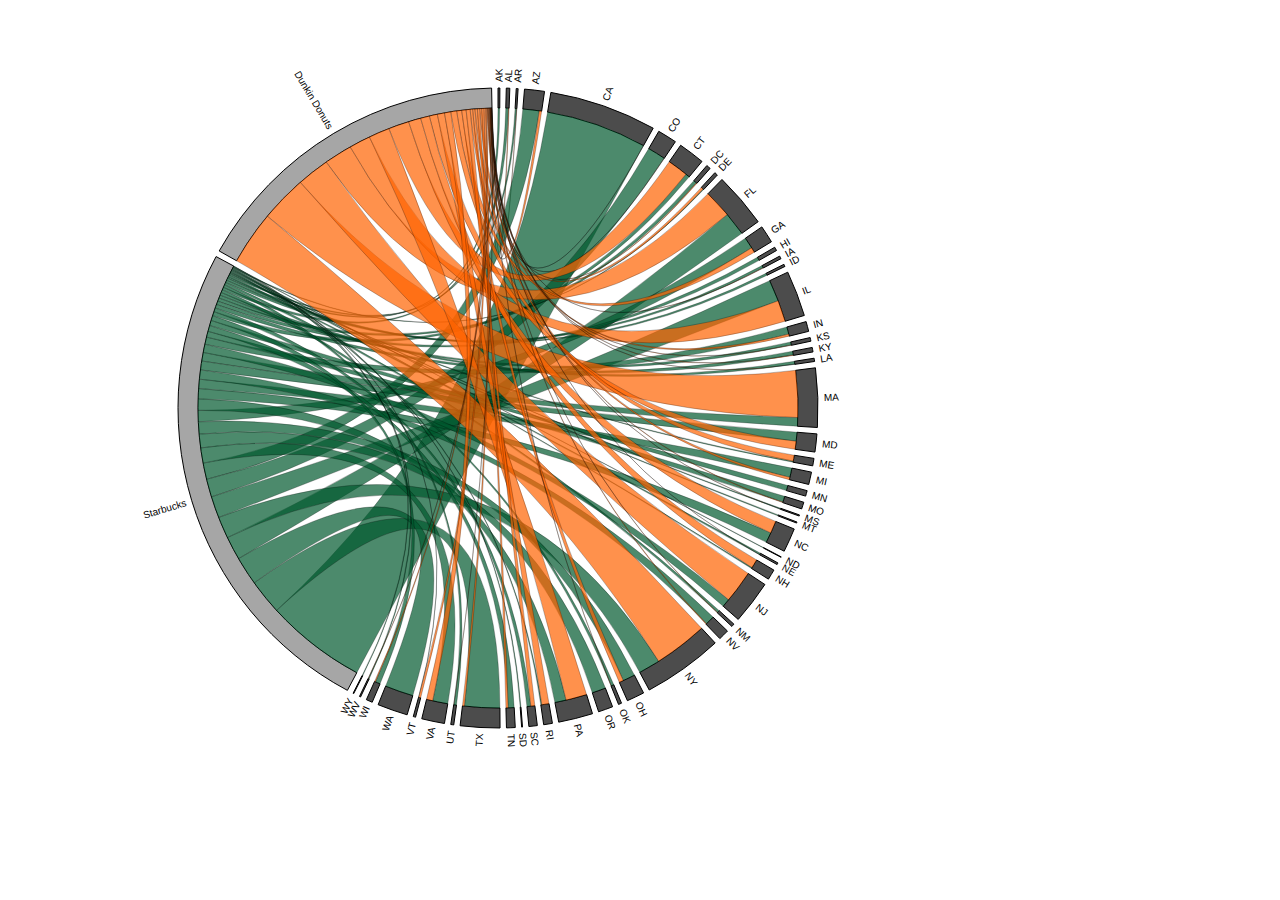
<file: sghall-chord/coffee-from-files.html>
<!DOCTYPE html>
<html>
  <head>
    <meta charset="utf-8">
    <meta name="viewport" content="width=device-width, initial-scale=1">
    <style>
      #tooltip {
        color: white;
        opacity: .9;
        background: #333;
        padding: 5px;
        border: 1px solid lightgrey;
        border-radius: 5px;
        position: absolute;
        z-index: 10;
        visibility: hidden;
        pointer-events: none;
      }
      #circle circle {
        fill: none;
        pointer-events: all;
      }
      .group path {
        fill-opacity: .7;
      }
      .chord {
        fill-opacity: .7;
        stroke-width: .25px;
      }
      #circle:hover path.fade {
        display: none;
      }
    </style>
  </head>
  <body>
    <div id="tooltip"></div>
    <script src="lib/d3.js"></script>
    <script src="lib/underscore.js"></script>
    <script src="lib/queue.js"></script>
    <script src="js/mapper.js"></script>
    <script>
      queue()
        .defer(d3.json, 'data/coffee-matrix.json')
        .defer(d3.json, 'data/coffee-map.json')
        .await(function(err, matrix, mmap) { 
          if (err) console.log(err);
          drawChords(matrix, mmap);
        });
      //*******************************************************************
      //  DRAW THE CHORD DIAGRAM
      //*******************************************************************
      function drawChords (matrix, mmap) {
        var w = 980, h = 800, r1 = h / 2, r0 = r1 - 100;

        var fill = d3.scale.ordinal()
            .range(['#c7b570','#c6cdc7','#335c64','#768935','#507282','#5c4a56','#aa7455','#574109','#837722','#73342d','#0a5564','#9c8f57','#7895a4','#4a5456','#b0a690','#0a3542',]);

        var chord = d3.layout.chord()
            .padding(.02)
            .sortSubgroups(d3.descending)

        var arc = d3.svg.arc()
            .innerRadius(r0)
            .outerRadius(r0 + 20);

        var svg = d3.select("body").append("svg:svg")
            .attr("width", w)
            .attr("height", h)
          .append("svg:g")
            .attr("id", "circle")
            .attr("transform", "translate(" + w / 2 + "," + h / 2 + ")");

            svg.append("circle")
                .attr("r", r0 + 20);

        var rdr = chordRdr(matrix, mmap);
        chord.matrix(matrix);

        var g = svg.selectAll("g.group")
            .data(chord.groups())
          .enter().append("svg:g")
            .attr("class", "group")
            .on("mouseover", mouseover)
            .on("mouseout", function (d) { d3.select("#tooltip").style("visibility", "hidden") });

        g.append("svg:path")
            .style("stroke", "black")
            .style("fill", function(d) { return rdr(d).gdata == "state" ? "black": "grey"; })
            .attr("d", arc);

        g.append("svg:text")
            .each(function(d) { d.angle = (d.startAngle + d.endAngle) / 2; })
            .attr("dy", ".35em")
            .style("font-family", "helvetica, arial, sans-serif")
            .style("font-size", "10px")
            .attr("text-anchor", function(d) { return d.angle > Math.PI ? "end" : null; })
            .attr("transform", function(d) {
              return "rotate(" + (d.angle * 180 / Math.PI - 90) + ")"
                  + "translate(" + (r0 + 26) + ")"
                  + (d.angle > Math.PI ? "rotate(180)" : "");
            })
            .text(function(d) { return rdr(d).gname; });

          var chordPaths = svg.selectAll("path.chord")
                .data(chord.chords())
              .enter().append("svg:path")
                .attr("class", "chord")
                .style("stroke", "black")
                .style("fill", function(d) { return rdr(d).tname == "Starbucks" ? "#00592d": "#ff6200"; })
                .attr("d", d3.svg.chord().radius(r0))
                .on("mouseover", function (d) {
                  d3.select("#tooltip")
                    .style("visibility", "visible")
                    .html(chordTip(rdr(d)))
                    .style("top", function () { return (d3.event.pageY - 170)+"px"})
                    .style("left", function () { return (d3.event.pageX - 100)+"px";})
                })
                .on("mouseout", function (d) { d3.select("#tooltip").style("visibility", "hidden") });

          function chordTip (d) {
            var p = d3.format(".1%"), q = d3.format(",f")
            return "Chord Info:<br/>"
              +  d.sname + " → " + d.tname
              + ": " + q(d.svalue) + "<br/>"
              + p(d.svalue/d.stotal) + " of " + d.sname + "'s Total (" + q(d.stotal) + ")<br/>"
              + p(d.svalue/(d.mtotal/2)) + " of Matrix Total (" + q(d.mtotal/2) + ")<br/>"
              + "<br/>"
              + d.tname + " → " + d.sname
              + ": " + q(d.tvalue) + "<br/>"
              + p(d.tvalue/d.ttotal) + " of " + d.tname + "'s Total (" + q(d.ttotal) + ")<br/>"
              + p(d.tvalue/(d.mtotal/2)) + " of Matrix Total (" + q(d.mtotal/2) + ")";
          }

          function groupTip (d) {
            var p = d3.format(".1%"), q = d3.format(",f")
            return "Group Info:<br/>"
                + d.gname + " : " + q(d.gvalue) + "<br/>"
                + p(d.gvalue/(d.mtotal/2)) + " of Matrix Total (" + q(d.mtotal/2) + ")"
          }

          function mouseover(d, i) {
            d3.select("#tooltip")
              .style("visibility", "visible")
              .html(groupTip(rdr(d)))
              .style("top", function () { return (d3.event.pageY - 80)+"px"})
              .style("left", function () { return (d3.event.pageX - 130)+"px";})

            chordPaths.classed("fade", function(p) {
              return p.source.index != i
                  && p.target.index != i;
            });
          }
      }
    </script>
  </body>
</html>
</file>
<file: gantt-draggable/style.css>
html, body, #wrapper {
  width: 100%;
  height: 100%;
  margin: 0px;
  font-family: Arial, Helvetica, sans-serif;
}

.btn-group {
  padding: 10px;
  text-align: center;
}

.btn-group button {
}

.filters {
  text-align: center;
  margin-top: 10px;
}

.filter {
  margin: 5px;
  cursor: pointer;
}

.filter input {
  margin: 0 5px 0 0;
}

.ganttChart {
  font-size: 12px;
}

.axis path, .axis line {
  fill: none;
  stroke: #000;
  shape-rendering: crispEdges;
}

.axis.x line {
  opacity: 0.2;
  stroke-dasharray: 5 5;
}

.axis.y text {
  text-anchor: middle;
  font-size: 12px;
}

.bar-scheduled {
  fill: #cc0000;
}

.bar-not-scheduled {
  fill: #ffffff;
  stroke: #000;
  shape-rendering: crispEdges;
  cursor: pointer;
}

.bar-not-scheduled ~ .progress, .bar-not-scheduled ~ .progress-bg, .bar-scheduled ~ .progress, .bar-scheduled ~ .progress-bg {
  display: none;
}

.bar-production {
  fill: #669900;
}

.bar-finished {
  fill: #ffbb33;
}

.task {
  cursor: pointer;
}

.task text.small, .task .progress-bg.small, .task .progress.small {
  display: none;
}

.task .percent {
  font-size: 12px;
  fill: #fff;
}

.task path {
  opacity: 0.75;
}

.task .overlay {
  opacity: 0;
}

.task .delay {
  fill: #117777;
}

.task text {
  text-anchor: middle;
}

.task .progress-bg {
  opacity: 1;
  fill: #fff;
}

.task .progress {
  opacity: 1;
  fill: #0044ff;
}

.tasksNot > path {
  fill: none;
  stroke: #000;
  shape-rendering: crispEdges;
}

.tooltip {
  line-height: 1;
  padding: 6px;
  background: rgba(0, 0, 0, 0.8);
  color: #fff;
  border-radius: 4px;
  font-size: 12px;
}

.tooltip:after {
  box-sizing: border-box;
  font-size: 10px;
  width: 100%;
  line-height: 1;
  color: rgba(0, 0, 0, 0.8);
  content: '\25BC';
  position: absolute;
  text-align: center;
}

.tooltip.n:after {
  margin: -2px 0 0 0;
  top: 100%;
  left: 0;
}

.modal {
  display: none;
  position: fixed;
  z-index: 1;
  left: 0;
  top: 0;
  width: 100%;
  height: 100%;
  overflow: auto;
  background-color: rgb(0, 0, 0);
  background-color: rgba(0, 0, 0, 0.4);
}

.modal-wrapper {
  background-color: #fefefe;
  margin: 15% auto;
  padding: 20px;
  border: 1px solid #888;
  width: 80%;
  max-width: 500px;
}

.modal-wrapper .close {
  color: #aaa;
  float: right;
  font-size: 28px;
  font-weight: bold;
}

.modal-wrapper .close:hover, .modal-wrapper .close:focus {
  color: black;
  text-decoration: none;
  cursor: pointer;
}

.modal-content {
  line-height: 1.3;
}

.scroll .overlay {
  fill: #fff;
  stroke: #000;
  shape-rendering: crispedges;
  cursor: default;
}

.scroll .selection {
  stroke: #000;
  fill: #000;
  fill-opacity: 0.3;
  shape-rendering: crispedges;
}
</file>
<file: multi-axes-chart/style.css>
body {
  height: 100vh;
  margin: 0;
}

.x-axis text {
  font-size: 12px;
}

.x-axis line,
.y-axes .line {
  opacity: 0.2;
  stroke-dasharray: 5 5;
}

text {
  font: 10px sans-serif;
}

#container {
  float: left;
}

#legend {
  float: left;
}

.chart path {
  fill: none;
  opacity: 0.7;
  stroke-width: 2px;
}

.y-axes text {
  letter-spacing: 0.5px;
  font-size: 12px;
}
</file>
